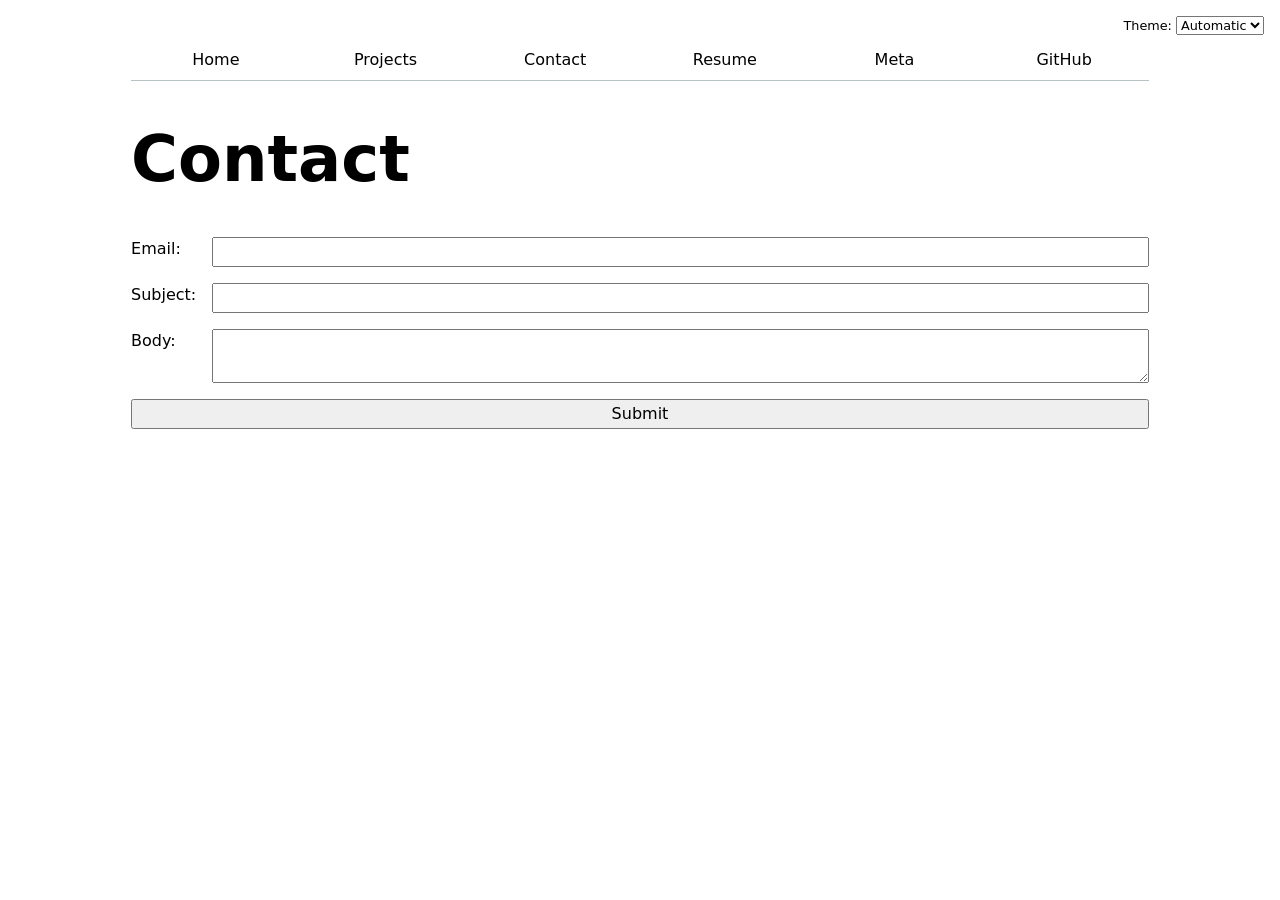
<file: contact/index.html>
<!DOCTYPE html>
<html lang="en">
<head>
    <meta charset="UTF-8">
    <meta name="viewport" content="width=device-width, initial-scale=1.0">
    <title>Contact | Ayesha Asim</title>
    <link rel="stylesheet" href="../style.css">
    <script type="module" src="../global.js"></script>
</head>
<body>
    <h1>Contact</h1>

    <form action="mailto:aasim@ucsd.edu" method="POST" enctype="text/plain">
        <label>Email: <input type="email" name="email"></label>
        <label>Subject: <input name="subject"></label>
        <label>Body: <textarea name="body"></textarea></label>
        <button>Submit</button>
    </form>
</body>
</html>
</file>
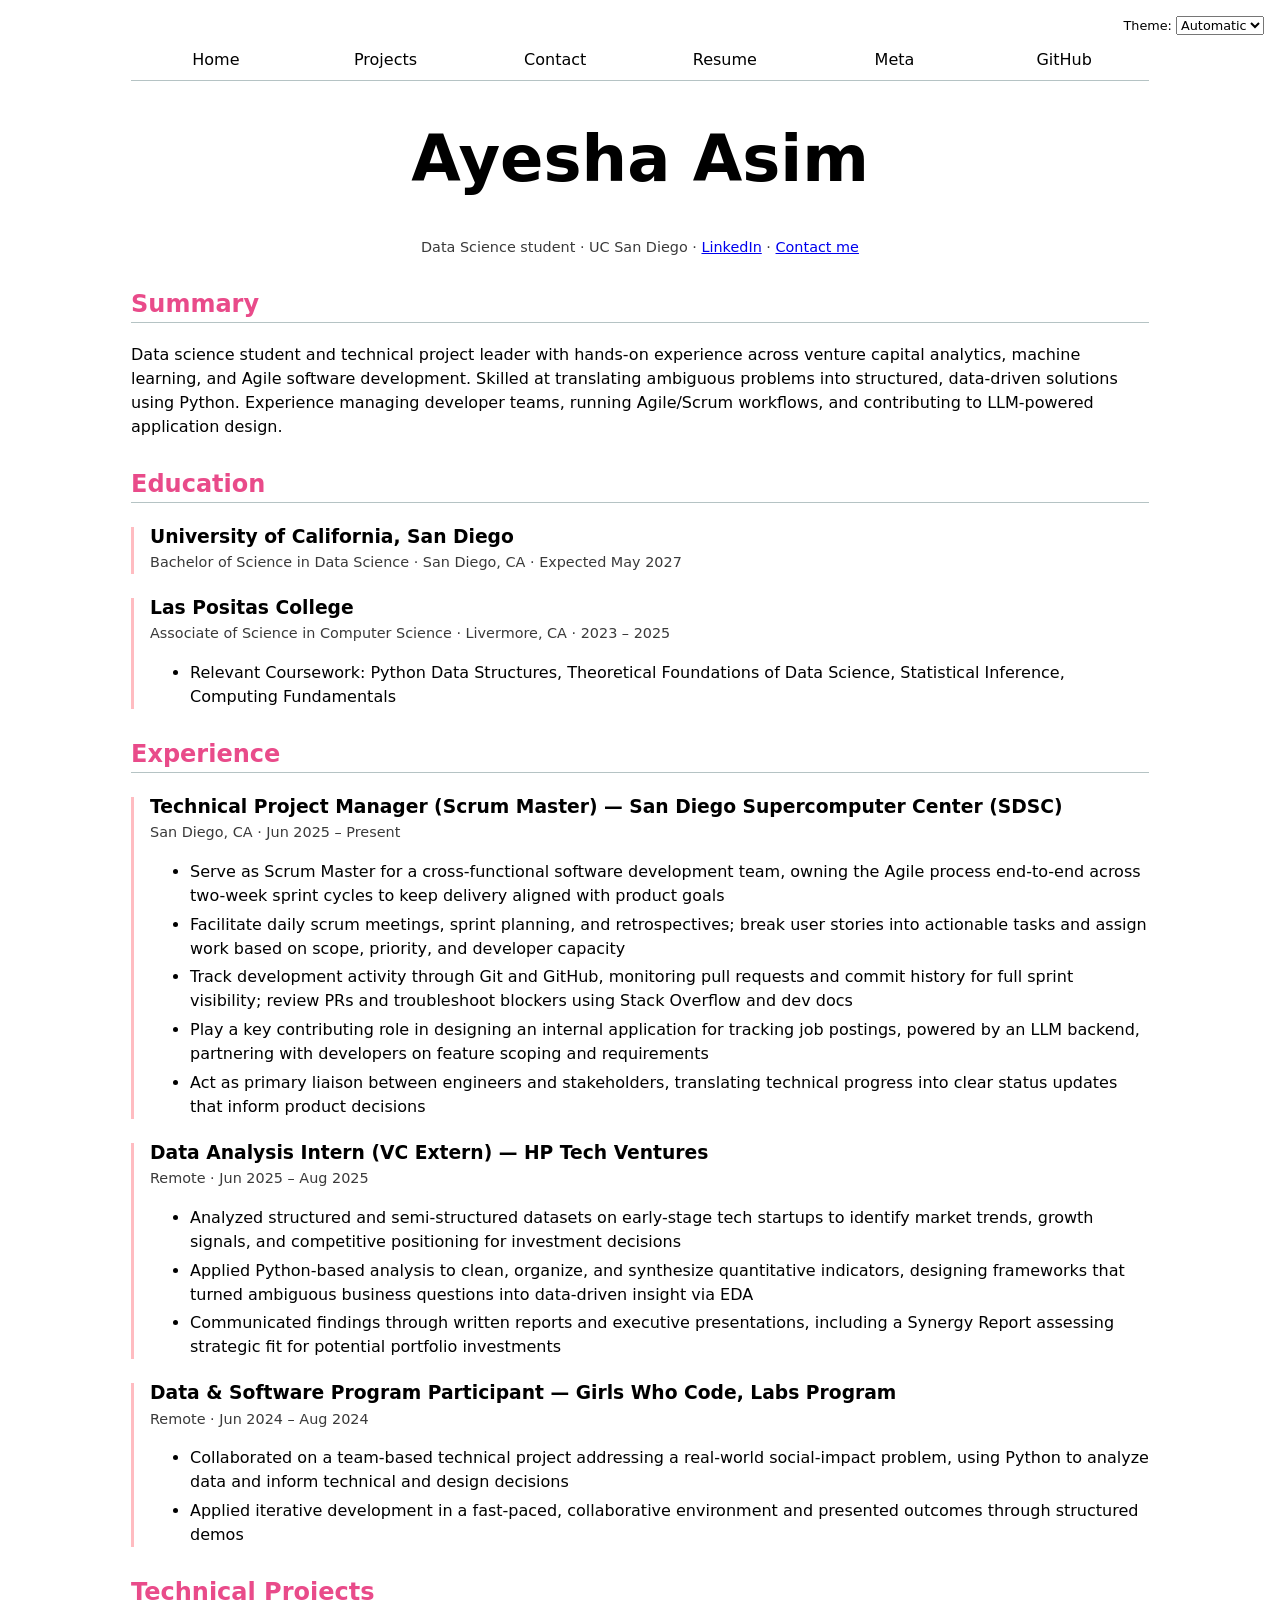
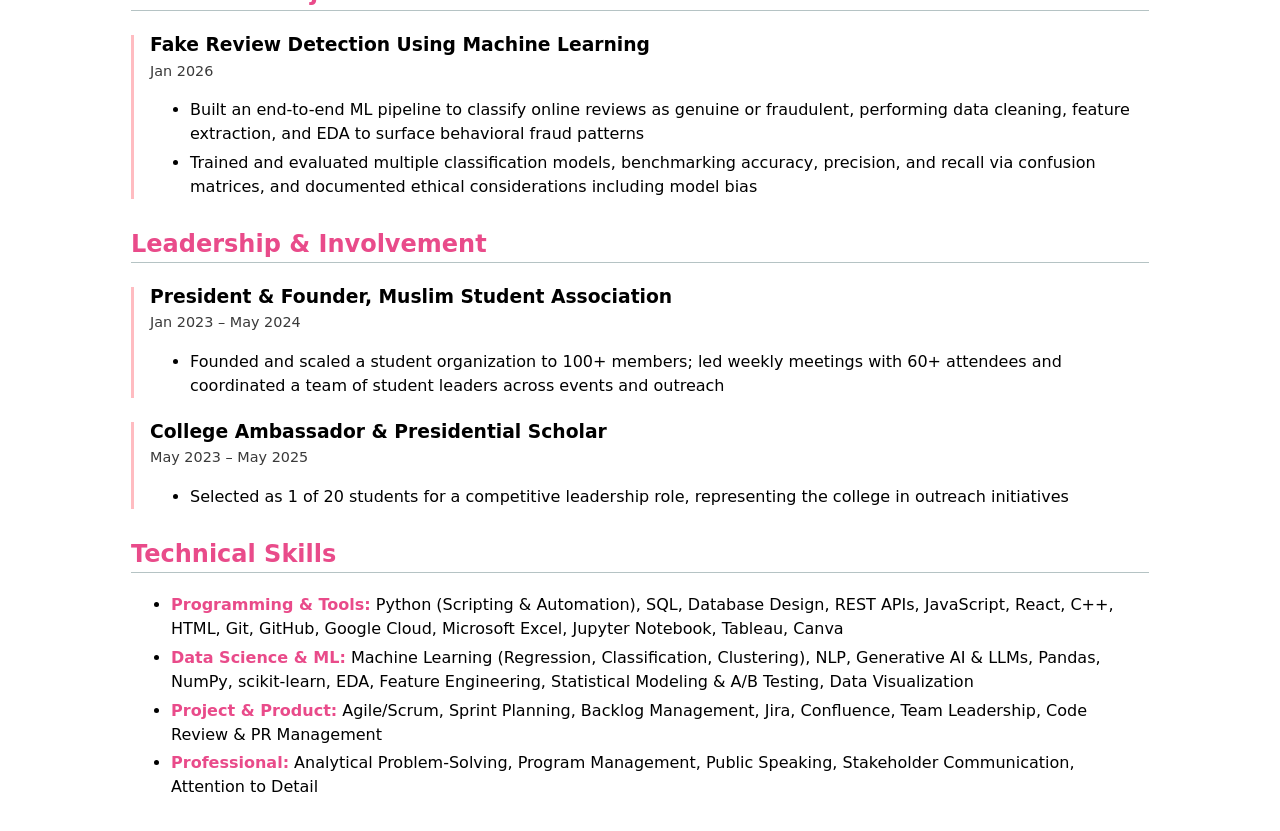
<file: resume/index.html>
<!DOCTYPE html>
<html lang="en">
<head>
    <meta charset="UTF-8">
    <meta name="viewport" content="width=device-width, initial-scale=1.0">
    <title>Resume | Ayesha Asim</title>
    <link rel="stylesheet" href="../style.css">
    <script type="module" src="../global.js"></script>
</head>
<body>
    <header>
        <h1>Ayesha Asim</h1>
        <p>
            Data Science student · UC San Diego ·
            <a href="https://www.linkedin.com/in/ayesha-asim-487181361" target="_blank">LinkedIn</a> ·
            <a href="../contact/">Contact me</a>
        </p>
    </header>

    <section>
        <h2>Summary</h2>
        <p>Data science student and technical project leader with hands-on experience across venture capital analytics, machine learning, and Agile software development. Skilled at translating ambiguous problems into structured, data-driven solutions using Python. Experience managing developer teams, running Agile/Scrum workflows, and contributing to LLM-powered application design.</p>
    </section>

    <section>
        <h2>Education</h2>
        <article>
            <header>
                <h3>University of California, San Diego</h3>
                <p>Bachelor of Science in Data Science · San Diego, CA · <time datetime="2027-05">Expected May 2027</time></p>
            </header>
        </article>
        <article>
            <header>
                <h3>Las Positas College</h3>
                <p>Associate of Science in Computer Science · Livermore, CA · <time datetime="2023">2023</time> – <time datetime="2025">2025</time></p>
            </header>
            <ul>
                <li>Relevant Coursework: Python Data Structures, Theoretical Foundations of Data Science, Statistical Inference, Computing Fundamentals</li>
            </ul>
        </article>
    </section>

    <section>
        <h2>Experience</h2>
        <article>
            <header>
                <h3>Technical Project Manager (Scrum Master) — San Diego Supercomputer Center (SDSC)</h3>
                <p>San Diego, CA · <time datetime="2025-06">Jun 2025</time> – Present</p>
            </header>
            <ul>
                <li>Serve as Scrum Master for a cross-functional software development team, owning the Agile process end-to-end across two-week sprint cycles to keep delivery aligned with product goals</li>
                <li>Facilitate daily scrum meetings, sprint planning, and retrospectives; break user stories into actionable tasks and assign work based on scope, priority, and developer capacity</li>
                <li>Track development activity through Git and GitHub, monitoring pull requests and commit history for full sprint visibility; review PRs and troubleshoot blockers using Stack Overflow and dev docs</li>
                <li>Play a key contributing role in designing an internal application for tracking job postings, powered by an LLM backend, partnering with developers on feature scoping and requirements</li>
                <li>Act as primary liaison between engineers and stakeholders, translating technical progress into clear status updates that inform product decisions</li>
            </ul>
        </article>
        <article>
            <header>
                <h3>Data Analysis Intern (VC Extern) — HP Tech Ventures</h3>
                <p>Remote · <time datetime="2025-06">Jun 2025</time> – <time datetime="2025-08">Aug 2025</time></p>
            </header>
            <ul>
                <li>Analyzed structured and semi-structured datasets on early-stage tech startups to identify market trends, growth signals, and competitive positioning for investment decisions</li>
                <li>Applied Python-based analysis to clean, organize, and synthesize quantitative indicators, designing frameworks that turned ambiguous business questions into data-driven insight via EDA</li>
                <li>Communicated findings through written reports and executive presentations, including a Synergy Report assessing strategic fit for potential portfolio investments</li>
            </ul>
        </article>
        <article>
            <header>
                <h3>Data &amp; Software Program Participant — Girls Who Code, Labs Program</h3>
                <p>Remote · <time datetime="2024-06">Jun 2024</time> – <time datetime="2024-08">Aug 2024</time></p>
            </header>
            <ul>
                <li>Collaborated on a team-based technical project addressing a real-world social-impact problem, using Python to analyze data and inform technical and design decisions</li>
                <li>Applied iterative development in a fast-paced, collaborative environment and presented outcomes through structured demos</li>
            </ul>
        </article>
    </section>

    <section>
        <h2>Technical Projects</h2>
        <article>
            <header>
                <h3>Fake Review Detection Using Machine Learning</h3>
                <p><time datetime="2026-01">Jan 2026</time></p>
            </header>
            <ul>
                <li>Built an end-to-end ML pipeline to classify online reviews as genuine or fraudulent, performing data cleaning, feature extraction, and EDA to surface behavioral fraud patterns</li>
                <li>Trained and evaluated multiple classification models, benchmarking accuracy, precision, and recall via confusion matrices, and documented ethical considerations including model bias</li>
            </ul>
        </article>
    </section>

    <section>
        <h2>Leadership &amp; Involvement</h2>
        <article>
            <header>
                <h3>President &amp; Founder, Muslim Student Association</h3>
                <p><time datetime="2023-01">Jan 2023</time> – <time datetime="2024-05">May 2024</time></p>
            </header>
            <ul>
                <li>Founded and scaled a student organization to 100+ members; led weekly meetings with 60+ attendees and coordinated a team of student leaders across events and outreach</li>
            </ul>
        </article>
        <article>
            <header>
                <h3>College Ambassador &amp; Presidential Scholar</h3>
                <p><time datetime="2023-05">May 2023</time> – <time datetime="2025-05">May 2025</time></p>
            </header>
            <ul>
                <li>Selected as 1 of 20 students for a competitive leadership role, representing the college in outreach initiatives</li>
            </ul>
        </article>
    </section>

    <section>
        <h2>Technical Skills</h2>
        <ul>
            <li><strong>Programming &amp; Tools:</strong> Python (Scripting &amp; Automation), SQL, Database Design, REST APIs, JavaScript, React, C++, HTML, Git, GitHub, Google Cloud, Microsoft Excel, Jupyter Notebook, Tableau, Canva</li>
            <li><strong>Data Science &amp; ML:</strong> Machine Learning (Regression, Classification, Clustering), NLP, Generative AI &amp; LLMs, Pandas, NumPy, scikit-learn, EDA, Feature Engineering, Statistical Modeling &amp; A/B Testing, Data Visualization</li>
            <li><strong>Project &amp; Product:</strong> Agile/Scrum, Sprint Planning, Backlog Management, Jira, Confluence, Team Leadership, Code Review &amp; PR Management</li>
            <li><strong>Professional:</strong> Analytical Problem-Solving, Program Management, Public Speaking, Stakeholder Communication, Attention to Detail</li>
        </ul>
    </section>
</body>
</html>
</file>
<file: style.css>
/* ===== Accent color (Step 2.4) ===== */
/* Change the last number to change the color: 0 pink, 40 orange, 150 green, 250 blue, 300 purple */
html {
    --color-accent: oklch(65% 50% 0);
    accent-color: var(--color-accent);

    /* Lab 3, Step 4.1: follow the OS light/dark setting */
    color-scheme: light dark;

    /* Lab 3: a border color that looks subtle in both light and dark mode */
    --border-color: oklch(50% 10% 200 / 40%);
}

/* ===== Page basics (Lab 1 + Step 1) ===== */
body {
    /* Set line height to 1.5 times the font size
       and use the OS's UI font as the website font */
    font: 100%/1.5 system-ui;
    max-width: 100ch;
    margin-inline: max(1em, (100% - 100ch) / 2);
}

img {
    /* keep images from overflowing on small screens */
    max-width: 100%;
    height: auto;
}

/* ===== Navigation bar (Step 2) ===== */
nav ul,
nav li {
    display: contents;
}

nav {
    display: flex;
    margin-bottom: 1em;
    border-bottom: 1px solid var(--border-color);
}

nav a {
    flex: 1;
    text-decoration: none;
    color: inherit;
    text-align: center;
    padding: 0.5em;
}

nav a.current {
    border-bottom: 0.4em solid var(--border-color);
    padding-bottom: 0.1em;
}

nav a:hover {
    border-bottom: 0.4em solid var(--color-accent);
    padding-bottom: 0.1em;
    background-color: color-mix(in oklch, var(--color-accent), canvas 85%);
}

/* ===== Contact form (Step 3) ===== */
input,
textarea,
button,
select {
    font: inherit;
}

form {
    display: grid;
    grid-template-columns: auto 1fr;
    gap: 1em;
}

form label {
    display: grid;
    grid-template-columns: subgrid;
    grid-column: 1 / -1;
}

form button {
    grid-column: 1 / -1;
}

/* ===== Projects page (Step 4) ===== */
.projects {
    display: grid;
    grid-template-columns: repeat(auto-fill, minmax(15em, 1fr));
    gap: 1em;
}

.projects article {
    display: grid;
    grid-template-rows: subgrid;
    grid-row: span 3;
}

.projects h2 {
    margin: 0;
}

/* ===== Headings (Step 4.4) ===== */
h1, h2, h3, h4, h5, h6 {
    line-height: 1.1;
    text-wrap: balance;
}

h1 {
    font-size: 400%;
}

/* ===== Resume (Step 5) ===== */

/* Center the name and contact line at the top */
body > header {
    text-align: center;
}

section {
    margin-block: 2em;
}

/* Section titles (Summary, Education, Experience...) */
section h2 {
    color: var(--color-accent);
    border-bottom: 1px solid var(--border-color);
    padding-bottom: 0.2em;
}

/* Each job / school / project, with a soft colored line on the left */
section article {
    margin-block: 1.5em;
    border-left: 3px solid color-mix(in oklch, var(--color-accent), canvas 60%);
    padding-left: 1em;
}

section article h3 {
    margin-bottom: 0.25em;
}

/* The location/date line under each title */
header p {
    margin-top: 0;
    color: color-mix(in oklch, canvastext 65%, canvas);
    font-size: 90%;
}

/* Bullet points: a bit more breathing room */
section li {
    margin-block: 0.3em;
}

/* Skill category names in the accent color */
section li strong {
    color: var(--color-accent);
}

/* ===== Lab 3, Step 4.3: theme switcher in the top right corner ===== */
.color-scheme {
    position: absolute;
    top: 1rem;
    right: 1rem;
    font-size: 80%;
}

/* ===== Lab 4: GitHub stats on the homepage ===== */
#profile-stats dl {
    display: grid;
    grid-template-columns: repeat(4, 1fr);
    text-align: center;
    gap: 0.25em 1em;
}

/* labels on the first row, numbers on the second row */
#profile-stats dt {
    grid-row: 1;
    font-size: 80%;
    text-transform: uppercase;
    color: color-mix(in oklch, canvastext 65%, canvas);
}

#profile-stats dd {
    grid-row: 2;
    margin: 0;
    font-size: 200%;
    font-weight: bold;
    color: var(--color-accent);
}

/* ===== Lab 5, Step 0.1: project year under the description ===== */
.project-year {
    font-family: Baskerville, serif;
    font-style: italic;
    font-variant-numeric: oldstyle-nums;
    color: color-mix(in oklch, canvastext 60%, canvas);
    margin-top: 0;
}

/* ===== Lab 5, Step 2.3: pie chart and legend side by side ===== */
.container {
    display: flex;
    align-items: center;
    gap: 2em;
}

/* ===== Lab 5, Step 1.1: pie chart size ===== */
#projects-pie-plot {
    max-width: 20em;
    margin-block: 2em;
    overflow: visible;

    /* Step 5.1: fade the other slices when one is hovered */
    &:has(path:hover) {
        path:not(:hover) {
            opacity: 0.5;
        }
    }
}

#projects-pie-plot path {
    transition: 300ms;
    cursor: pointer;
}

/* ===== Lab 5, Step 2.2: legend ===== */
.legend {
    flex: 1;
    display: grid;
    grid-template-columns: repeat(auto-fill, minmax(9em, 1fr));
    gap: 1em;
    padding: 1em;
    margin: 0;
    list-style: none;
    border: 1px solid var(--border-color);
    border-radius: 0.5em;
}

.legend-item {
    display: flex;
    align-items: center;
    gap: 0.4em;
    cursor: pointer;
}

.swatch {
    display: inline-block;
    width: 1em;
    aspect-ratio: 1 / 1;
    background-color: var(--color);
    border-radius: 50%;
}

/* ===== Lab 5, Step 5.2: the selected year's slice and legend item ===== */
.selected {
    --color: oklch(85% 0.2 130) !important;

    &:is(path) {
        fill: var(--color);
    }
}

.legend-item.selected {
    font-weight: bold;
}

/* ===== Lab 5, Step 4.1: search box ===== */
.searchBar {
    width: 100%;
    box-sizing: border-box;
    padding: 0.5em;
    margin-block: 1em 2em;
}

/* ===== Lab 6, Step 1.3: summary stats on the Meta page ===== */
dl.stats {
    display: grid;
    grid-auto-columns: 1fr;
    text-align: center;
    gap: 0.25em 1em;
}

/* labels on the first row, values on the second row */
dl.stats dt {
    grid-row: 1;
    font-size: 80%;
    text-transform: uppercase;
    color: color-mix(in oklch, canvastext 65%, canvas);
}

dl.stats dd {
    grid-row: 2;
    margin: 0;
    font-size: 150%;
    font-weight: bold;
    color: var(--color-accent);
}

/* ===== Lab 6, Step 2.3: faint grid lines ===== */
.gridlines .tick line {
    stroke: var(--border-color);
}

.gridlines .domain {
    display: none;
}

/* ===== Lab 6, Step 3: dot hover effect ===== */
circle {
    transition: 200ms;
    transform-origin: center;
    transform-box: fill-box;

    /* Lab 8, Step 1.4: new circles grow in from nothing */
    @starting-style {
        r: 0;
    }
}

circle:hover {
    transform: scale(1.5);
}

/* ===== Lab 6, Step 3: tooltip ===== */
dl.info {
    display: grid;
    grid-template-columns: auto 1fr;
    gap: 0.25em 1em;
    margin: 0;
    transition-duration: 500ms;
    transition-property: opacity, visibility;

    dt {
        color: color-mix(in oklch, canvastext 60%, canvas);
        font-size: 90%;
    }

    dd {
        margin: 0;
        font-weight: bold;
    }
}

dl.info[hidden]:not(:hover, :focus-within) {
    opacity: 0;
    visibility: hidden;
}

.tooltip {
    position: fixed;
    top: 1em;
    left: 1em;
    padding: 0.75em 1em;
    background-color: color-mix(in oklch, canvas 85%, transparent);
    backdrop-filter: blur(6px);
    border-radius: 0.5em;
    box-shadow: 0 4px 12px rgb(0 0 0 / 20%);
    pointer-events: none;
    max-width: 30em;
}

/* ===== Lab 6, Step 5: brush ===== */
@keyframes marching-ants {
    to {
        stroke-dashoffset: -8; /* 5 + 3 */
    }
}

.selection {
    fill-opacity: 0.1;
    stroke: currentColor;
    stroke-opacity: 0.7;
    stroke-dasharray: 5 3;
    animation: marching-ants 2s linear infinite;
}

circle.selected {
    fill: #ff6b6b;
}

/* ===== Lab 6: room above the nav so the Theme menu doesn't cover it ===== */
body {
    padding-top: 2rem;
}

/* ===== Lab 8, Step 1.1: time slider ===== */
#time-filter {
    display: flex;
    align-items: baseline;
    gap: 1em;

    input {
        flex: 1;
    }

    time {
        margin-left: auto;
        min-width: 14em;
        text-align: right;
    }
}

/* ===== Lab 8, Step 2: file unit visualization ===== */
#files {
    display: grid;
    grid-template-columns: 1fr 4fr;

    > div {
        grid-column: 1 / -1;
        display: grid;
        grid-template-columns: subgrid;
    }

    dt {
        grid-column: 1;

        small {
            display: block;
            font-size: 75%;
            opacity: 0.6;
        }
    }

    dd {
        grid-column: 2;
        display: flex;
        flex-wrap: wrap;
        align-items: start;
        align-content: start;
        gap: 0.15em;
        padding-top: 0.6em;
        margin-left: 0;
    }
}

.loc {
    display: flex;
    width: 0.5em;
    aspect-ratio: 1;
    background: var(--color);
    border-radius: 50%;
}

/* ===== Lab 8, Step 3.1: story on the left, sticky chart on the right ===== */
#scrolly-1 {
    position: relative;
    display: flex;
    gap: 1rem;

    > * {
        flex: 1;
    }
}

#scatter-story {
    position: relative;
}

/* Lab 8, Step 3.2: space the story steps out */
#scatter-story .step {
    padding-bottom: 60vh;
}

#scatter-plot {
    position: sticky;
    top: 0;
    left: 0;
    bottom: auto;
    height: 50vh;
}

/* Lab 8: bigger axis labels, since the chart is now half the page wide */
#chart .x-axis text,
#chart .y-axis text {
    font-size: 20px;
}
</file>
